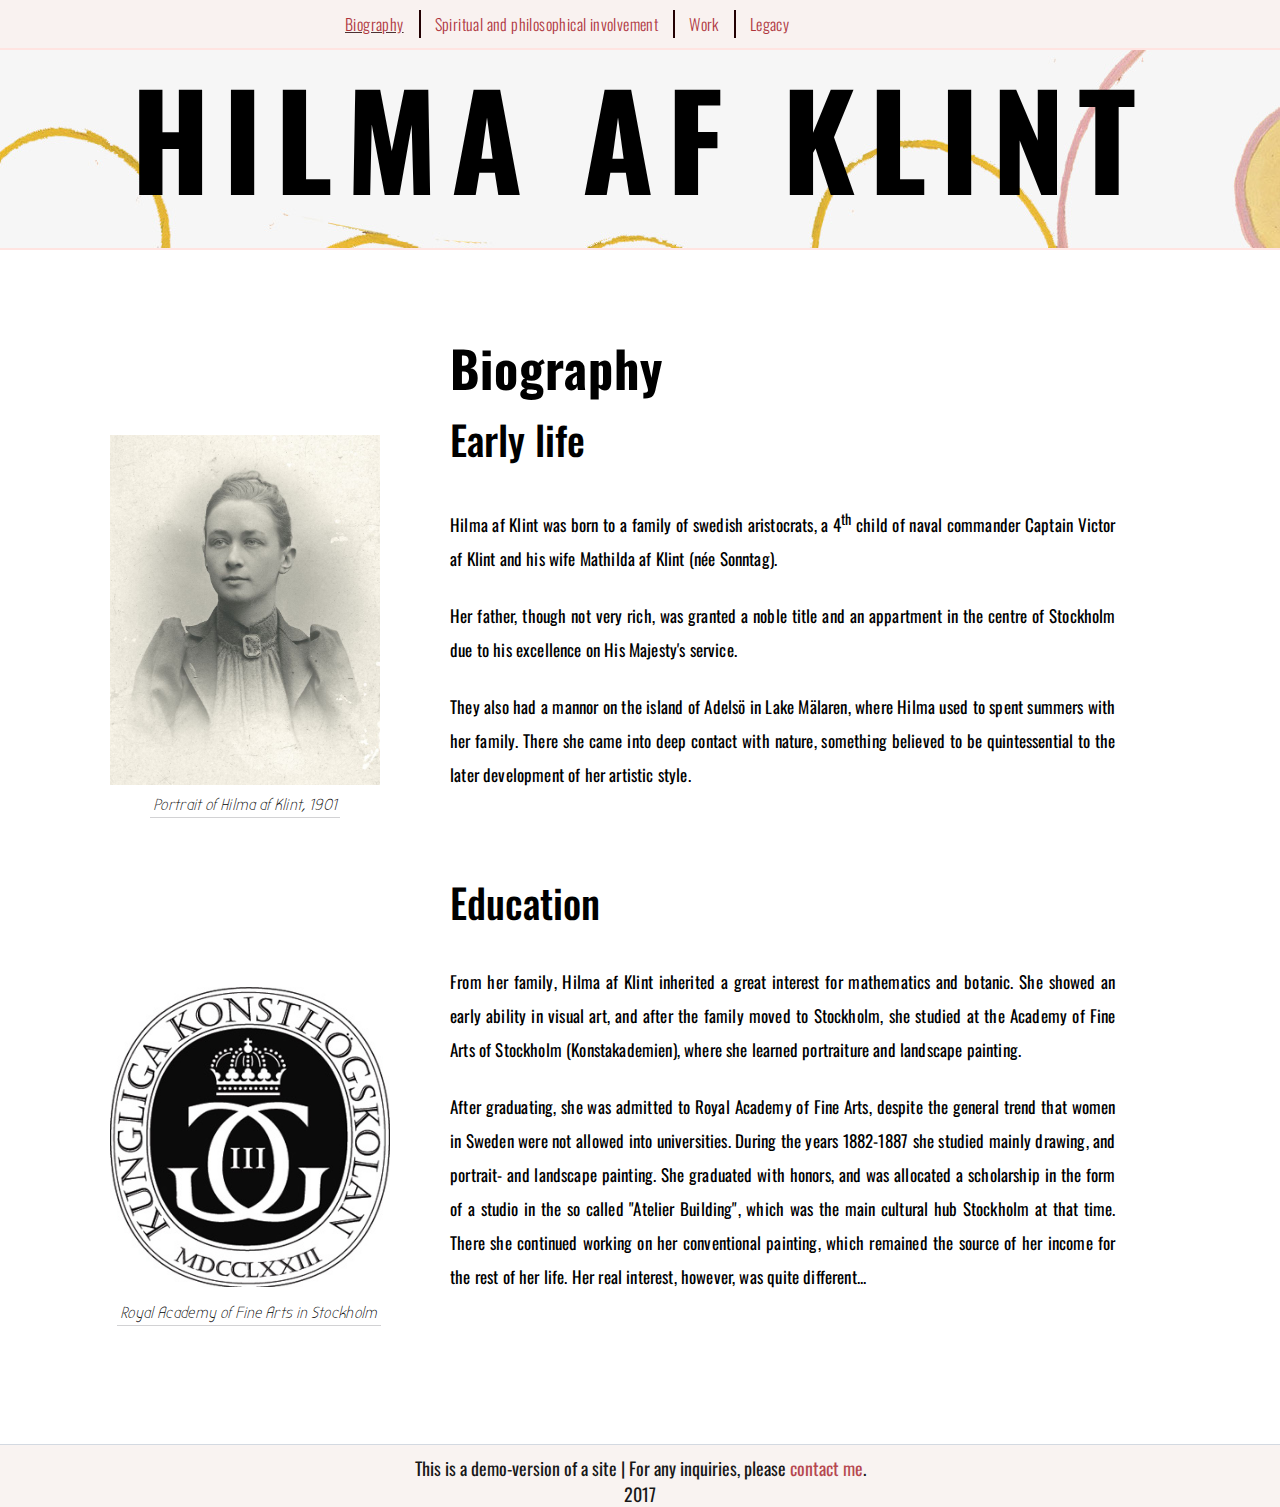
<file: index.html>
<!DOCTYPE html>
<html>
    
  <head>
    <title>Hilma Af Klint</title>
    <link rel="shortcut icon" href="hilma/favicon.ico">
    <link href="https://fonts.googleapis.com/css?family=Bubbler+One" rel="stylesheet">
    <link href="https://fonts.googleapis.com/css?family=Oswald" rel="stylesheet">
    <link href="styles.css" rel="stylesheet" type="text/css">
    </head>
    
   <body>
      <header>
          
        <nav>
          <div class="navigation">
              <ul>
                <li class="listitem active"><a href="hilma.html">Biography</a></li>
                <li class="listitem"><a href="spirit.html">Spiritual and philosophical involvement</a></li>
                <li class="listitem"><a href="work.html">Work</a></li>
                <li class="lastitem"><a href="legacy.html">Legacy</a></li>
              </ul>
          </div>
        </nav>
          
        <h1>Hilma Af Klint</h1>
         
          <img src="hilma_portrait.jpg" width="270px" height="350px" alt="Portrait of Hilma af Klint" class="image">
          <span class="caption" id="hilma">Portrait of Hilma af Klint, 1901</span>
          
         
      </header>
       
      <main>
          <div id="bio">
          <section id="early">
           <h2 class="subheading">Biography</h2>
            <h3 class="first_section">Early life</h3>
              <p>Hilma af Klint was born to a family of swedish aristocrats, a 4<sup>th</sup> child of naval commander Captain Victor af Klint and his wife Mathilda af Klint (née Sonntag).</p>
              
              <p>Her father, though not very rich, was granted a noble title and an appartment in the centre of Stockholm due to his excellence on His Majesty's service.</p>
              
              <p>They also had a mannor on the island of Adelsö in Lake Mälaren, where Hilma used to spent summers with her family. There she came into deep contact with nature, something believed to be quintessential to the later development of her artistic style.</p>
           </section>
          </div>
          
          
          <img src="academy.jpg" width="280px" height="330px" alt="Royal Academy of Fine Arts logo" class="image" id="royal">
          <span class="caption" id="academy">Royal Academy of Fine Arts in Stockholm</span>
          
         
          <div id="ed">
           <section>
             <h3>Education</h3>
               <p>From her family, Hilma af Klint inherited a great interest for mathematics and botanic. She showed an early ability in visual art, and after the family moved to Stockholm, she studied at the Academy of Fine Arts of Stockholm (Konstakademien), where she learned portraiture and landscape painting.</p>
               
               <p>After graduating, she was admitted to Royal Academy of Fine Arts, despite the general trend that women in Sweden were not allowed into universities. During the years 1882-1887 she studied mainly drawing, and portrait- and landscape painting. She graduated with honors, and was allocated a scholarship in the form of a studio in the so called "Atelier Building", which was the main cultural hub Stockholm at that time. There she continued working on her conventional painting, which remained the source of her income for the rest of her life. Her real interest, however, was quite different...</p>
           </section>
          </div>
      </main>
       
      <footer>This is a demo-version of a site&nbsp;|&nbsp;For any inquiries, please <a href="mailto:mars86582lo@gmail.com">contact me</a>.<br/>2017
      </footer>
    </body>
</html>
</file>
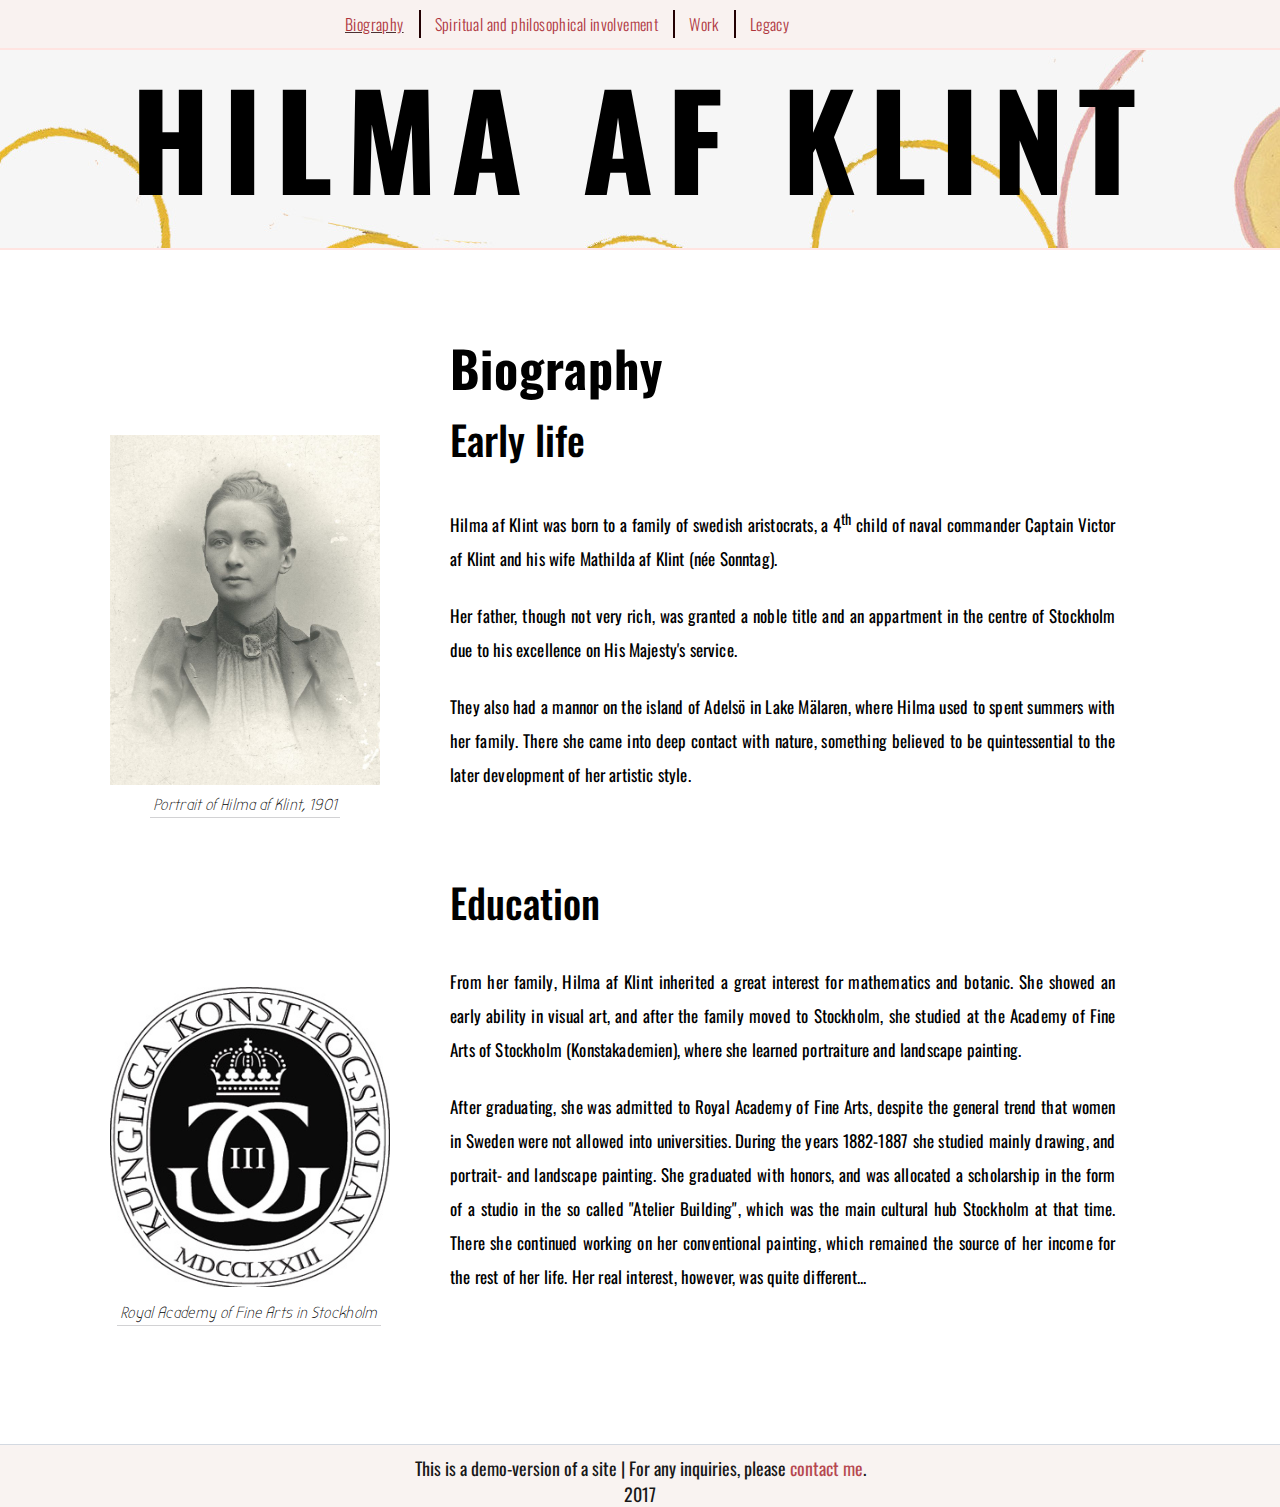
<file: Hilma_af_Klimt/index.html>
<!DOCTYPE html>
<html>
    
  <head>
    <title>Hilma Af Klint</title>
    <link href="https://fonts.googleapis.com/css?family=Bubbler+One" rel="stylesheet">
    <link href="https://fonts.googleapis.com/css?family=Oswald" rel="stylesheet">
    <link href="styles.css" rel="stylesheet" type="text/css">
    </head>
    
   <body>
      <header>
          
        <nav>
          <div class="navigation">
              <ul>
                <li class="listitem active"><a href="index.html">Biography</a></li>
                <li class="listitem"><a href="spirit.html">Spiritual and philosophical involvement</a></li>
                <li class="listitem"><a href="work.html">Work</a></li>
                <li class="lastitem"><a href="legacy.html">Legacy</a></li>
              </ul>
          </div>
        </nav>
          
        <h1>Hilma Af Klint</h1>
         
          <img src="hilma_portrait.jpg" width="270px" height="350px" alt="Portrait of Hilma af Klint" class="image">
          <span class="caption" id="hilma">Portrait of Hilma af Klint, 1901</span>
          
         
      </header>
       
      <main>
          <div id="bio">
          <section id="early">
           <h2 class="subheading">Biography</h2>
            <h3 class="first_section">Early life</h3>
              <p>Hilma af Klint was born to a family of swedish aristocrats, a 4<sup>th</sup> child of naval commander Captain Victor af Klint and his wife Mathilda af Klint (née Sonntag).</p>
              
              <p>Her father, though not very rich, was granted a noble title and an appartment in the centre of Stockholm due to his excellence on His Majesty's service.</p>
              
              <p>They also had a mannor on the island of Adelsö in Lake Mälaren, where Hilma used to spent summers with her family. There she came into deep contact with nature, something believed to be quintessential to the later development of her artistic style.</p>
           </section>
          </div>
          
          
          <img src="academy.jpg" width="280px" height="330px" alt="Royal Academy of Fine Arts logo" class="image" id="royal">
          <span class="caption" id="academy">Royal Academy of Fine Arts in Stockholm</span>
          
         
          <div id="ed">
           <section>
             <h3>Education</h3>
               <p>From her family, Hilma af Klint inherited a great interest for mathematics and botanic. She showed an early ability in visual art, and after the family moved to Stockholm, she studied at the Academy of Fine Arts of Stockholm (Konstakademien), where she learned portraiture and landscape painting.</p>
               
               <p>After graduating, she was admitted to Royal Academy of Fine Arts, despite the general trend that women in Sweden were not allowed into universities. During the years 1882-1887 she studied mainly drawing, and portrait- and landscape painting. She graduated with honors, and was allocated a scholarship in the form of a studio in the so called "Atelier Building", which was the main cultural hub Stockholm at that time. There she continued working on her conventional painting, which remained the source of her income for the rest of her life. Her real interest, however, was quite different...</p>
           </section>
          </div>
      </main>
       
      <footer>This is a demo-version of a site&nbsp;|&nbsp;For any inquiries, please <a href="mailto:mars86582lo@gmail.com">contact me</a>.<br/>2017
      </footer>
    </body>
</html>
</file>
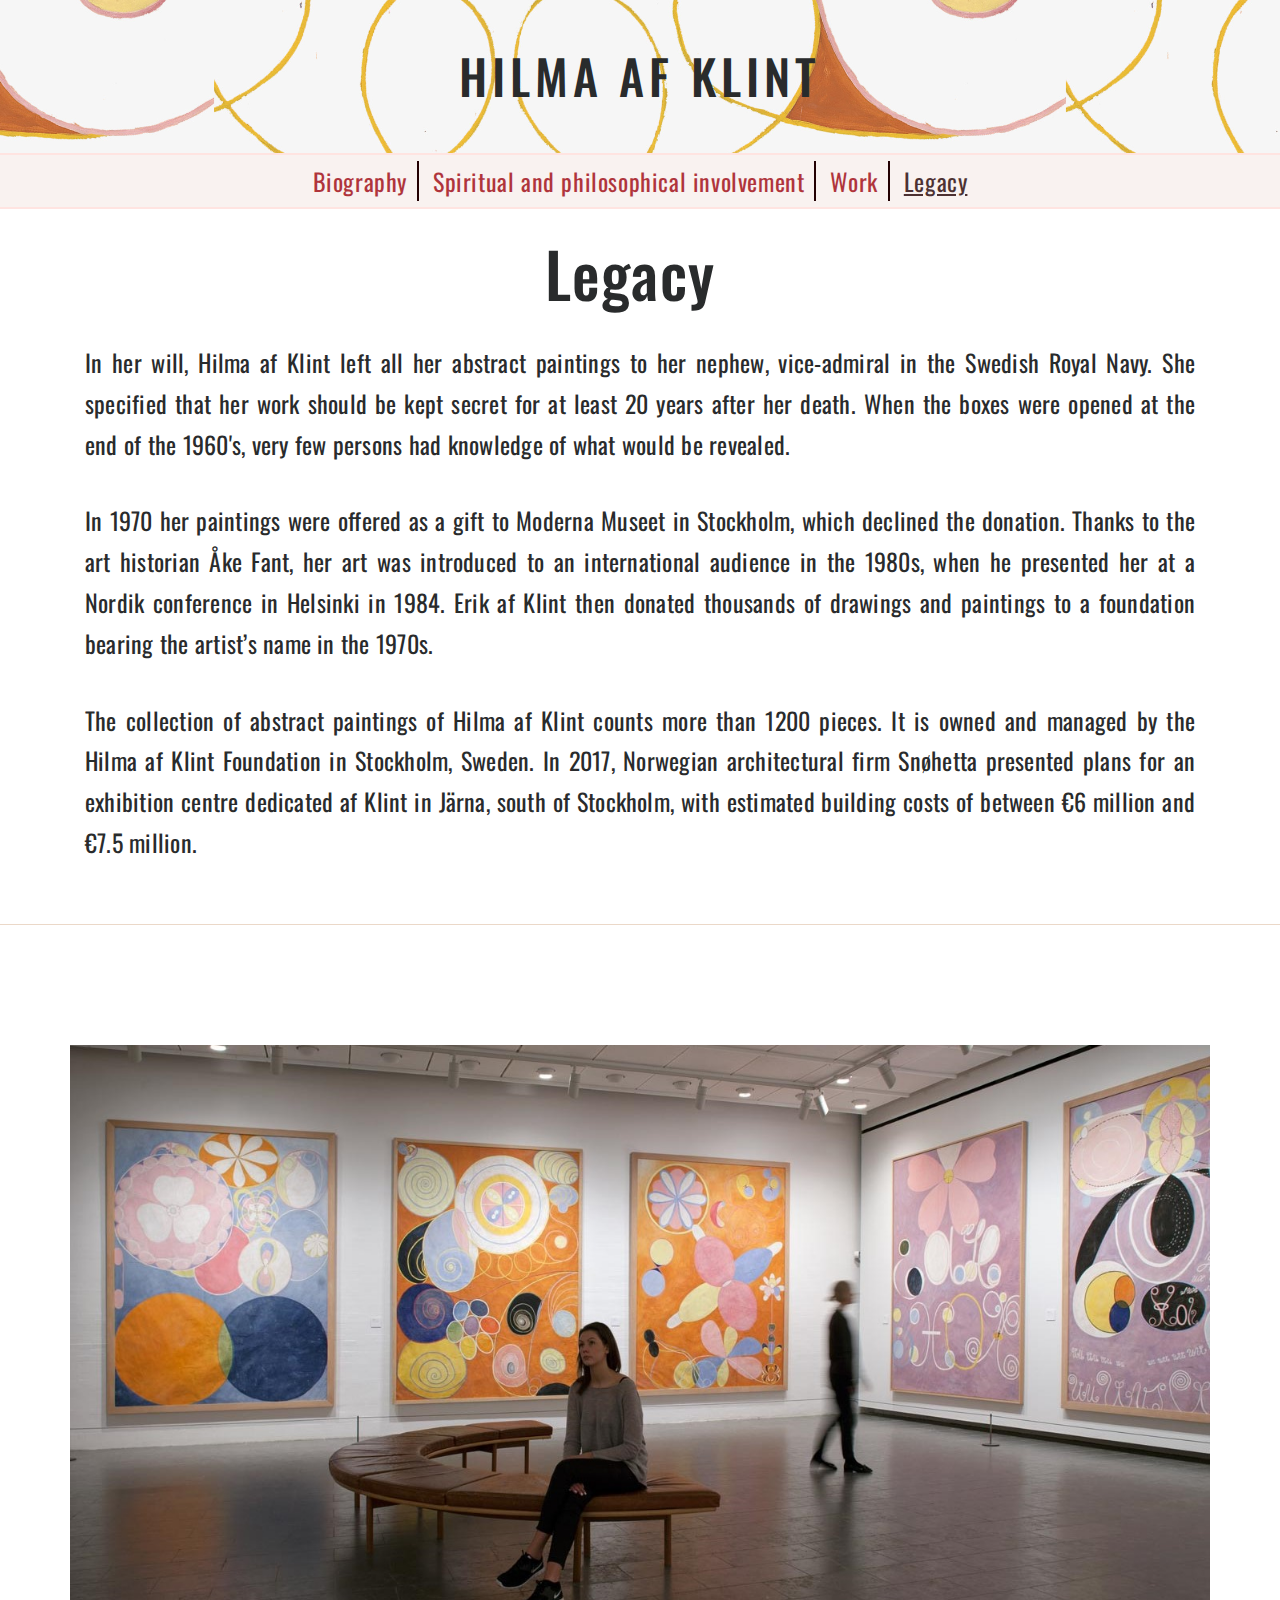
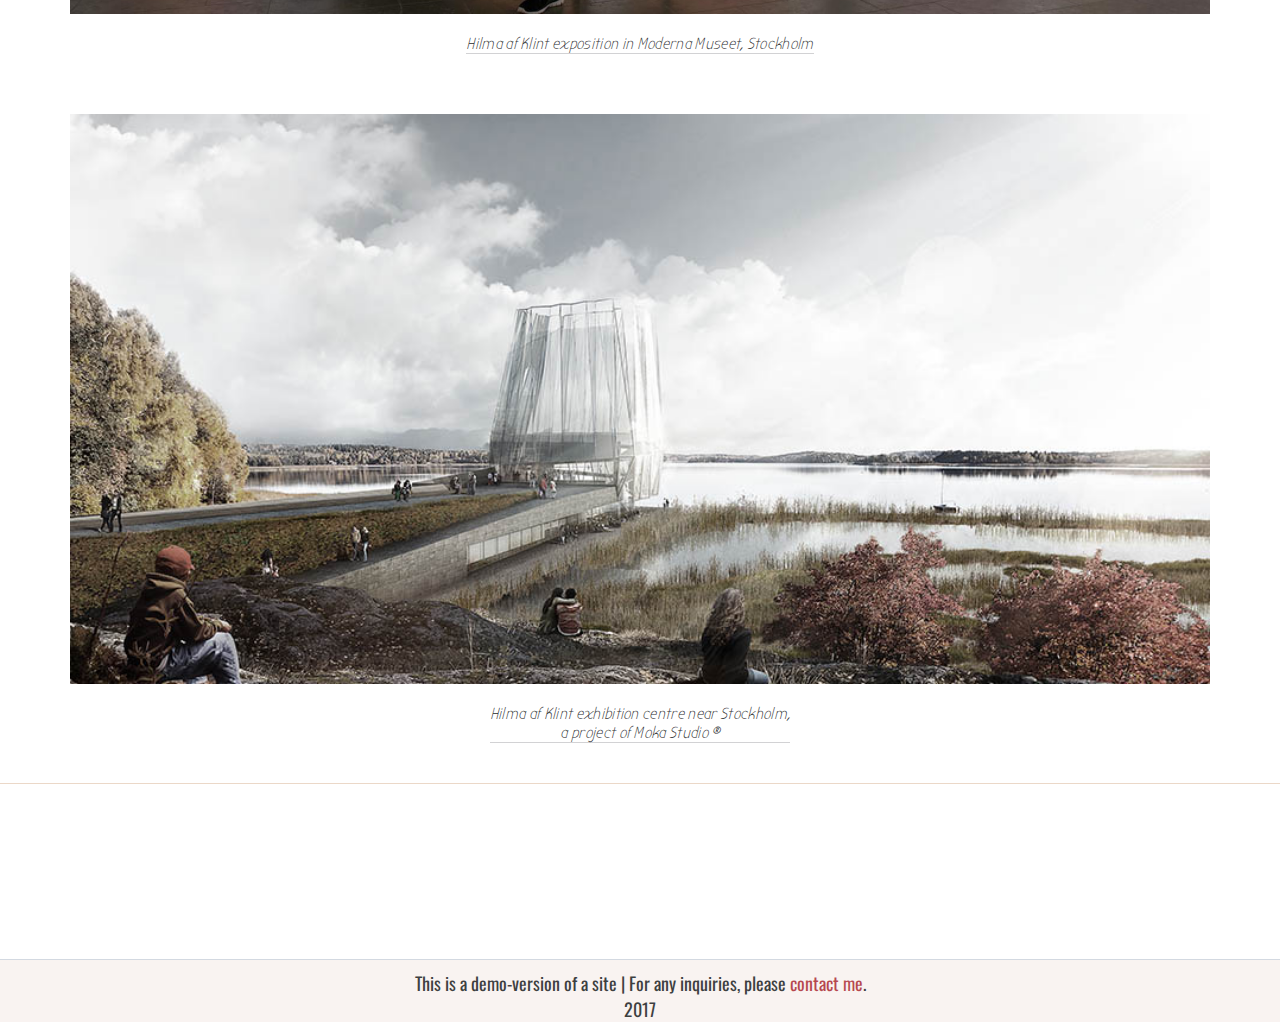
<file: legacy.html>
<!DOCTYPE html>
<html>
    
  <head>
    <title>Hilma Af Klint | Legacy</title>
    <link rel="shortcut icon" href="hilma/favicon.ico">
    <link href="https://fonts.googleapis.com/css?family=Bubbler+One" rel="stylesheet">
    <link href="https://fonts.googleapis.com/css?family=Oswald" rel="stylesheet">
    <link href="https://fonts.googleapis.com/icon?family=Material+Icons"
      rel="stylesheet">
    <link href="css/bootstrap.css" rel="stylesheet" type="text/css">
    <link href="css/bootstrap-grid.css" rel="stylesheet" type="text/css">
    <link href="css/styles.css" rel="stylesheet" type="text/css">
    </head>
    
   <body>
      <header class="row">
          
        <nav class="navigation col-12">
              <ul>
                <li class="listitem"><a href="index.html">Biography</a></li>
                <li class="listitem"><a href="spirit.html">Spiritual and philosophical involvement</a></li>
                <li class="listitem"><a href="work.html">Work</a></li>
                <li class="lastitem active"><a disabled>Legacy</a></li>
              </ul>
        </nav>
          
        <h1 class="col-12 flex-first">Hilma Af Klint</h1>         
         
      </header>
      
      <main>
          
         <div id="legacy">
          <div class="container">
            <h2 class="subheading">Legacy</h2>
          </div>
          
          <div class="container">
            <section>
              <p>In her will, Hilma af Klint left all her abstract paintings to her nephew, vice-admiral in the Swedish Royal Navy. She specified that her work should be kept secret for at least 20 years after her death. When the boxes were opened at the end of the 1960's, very few persons had knowledge of what would be revealed.</p>
              
              <p>In 1970 her paintings were offered as a gift to Moderna Museet in Stockholm, which declined the donation. Thanks to the art historian Åke Fant, her art was introduced to an international audience in the 1980s, when he presented her at a Nordik conference in Helsinki in 1984. Erik af Klint then donated thousands of drawings and paintings to a foundation bearing the artist’s name in the 1970s.</p>
                
              <p>The collection of abstract paintings of Hilma af Klint counts more than 1200 pieces. It is owned and managed by the Hilma af Klint Foundation in Stockholm, Sweden. In 2017, Norwegian architectural firm Snøhetta presented plans for an exhibition centre dedicated af Klint in Järna, south of Stockholm, with estimated building costs of between €6 million and €7.5 million.</p>
          </section>
        </div>
       </div>
          
      <div class="gallery" id="legacyGallery">
             <section role="gallery">
             <div class="container">
               <div class="row">
                 <img src="hilma/_3Hilma-af-Klint-110314-33.jpg" alt="" class="gallery_item3">
                 <span class="caption col-xs-4 text-center" id="museum">Hilma af Klint exposition in Moderna Museet, Stockholm</span>
               </div>
               <div class="row">
                 <img src="hilma/snohetta_hilma_af_klint_t.jpg" alt="" width="25.5%" height="50%" class="gallery_item3">
                 <span class="caption" id="exhbCentre">Hilma af Klint exhibition centre near Stockholm, <br/>a project of Moka Studio &reg;</span>
               </div>
             </div>
             </section>
        </div>
          
        
     </main>
       
       <footer>This is a demo-version of a site&nbsp;|&nbsp;For any inquiries, please <a href="mailto:mars86582lo@gmail.com">contact me</a>.<br/>2017
      </footer>
    </body>
    
</html>
</file>
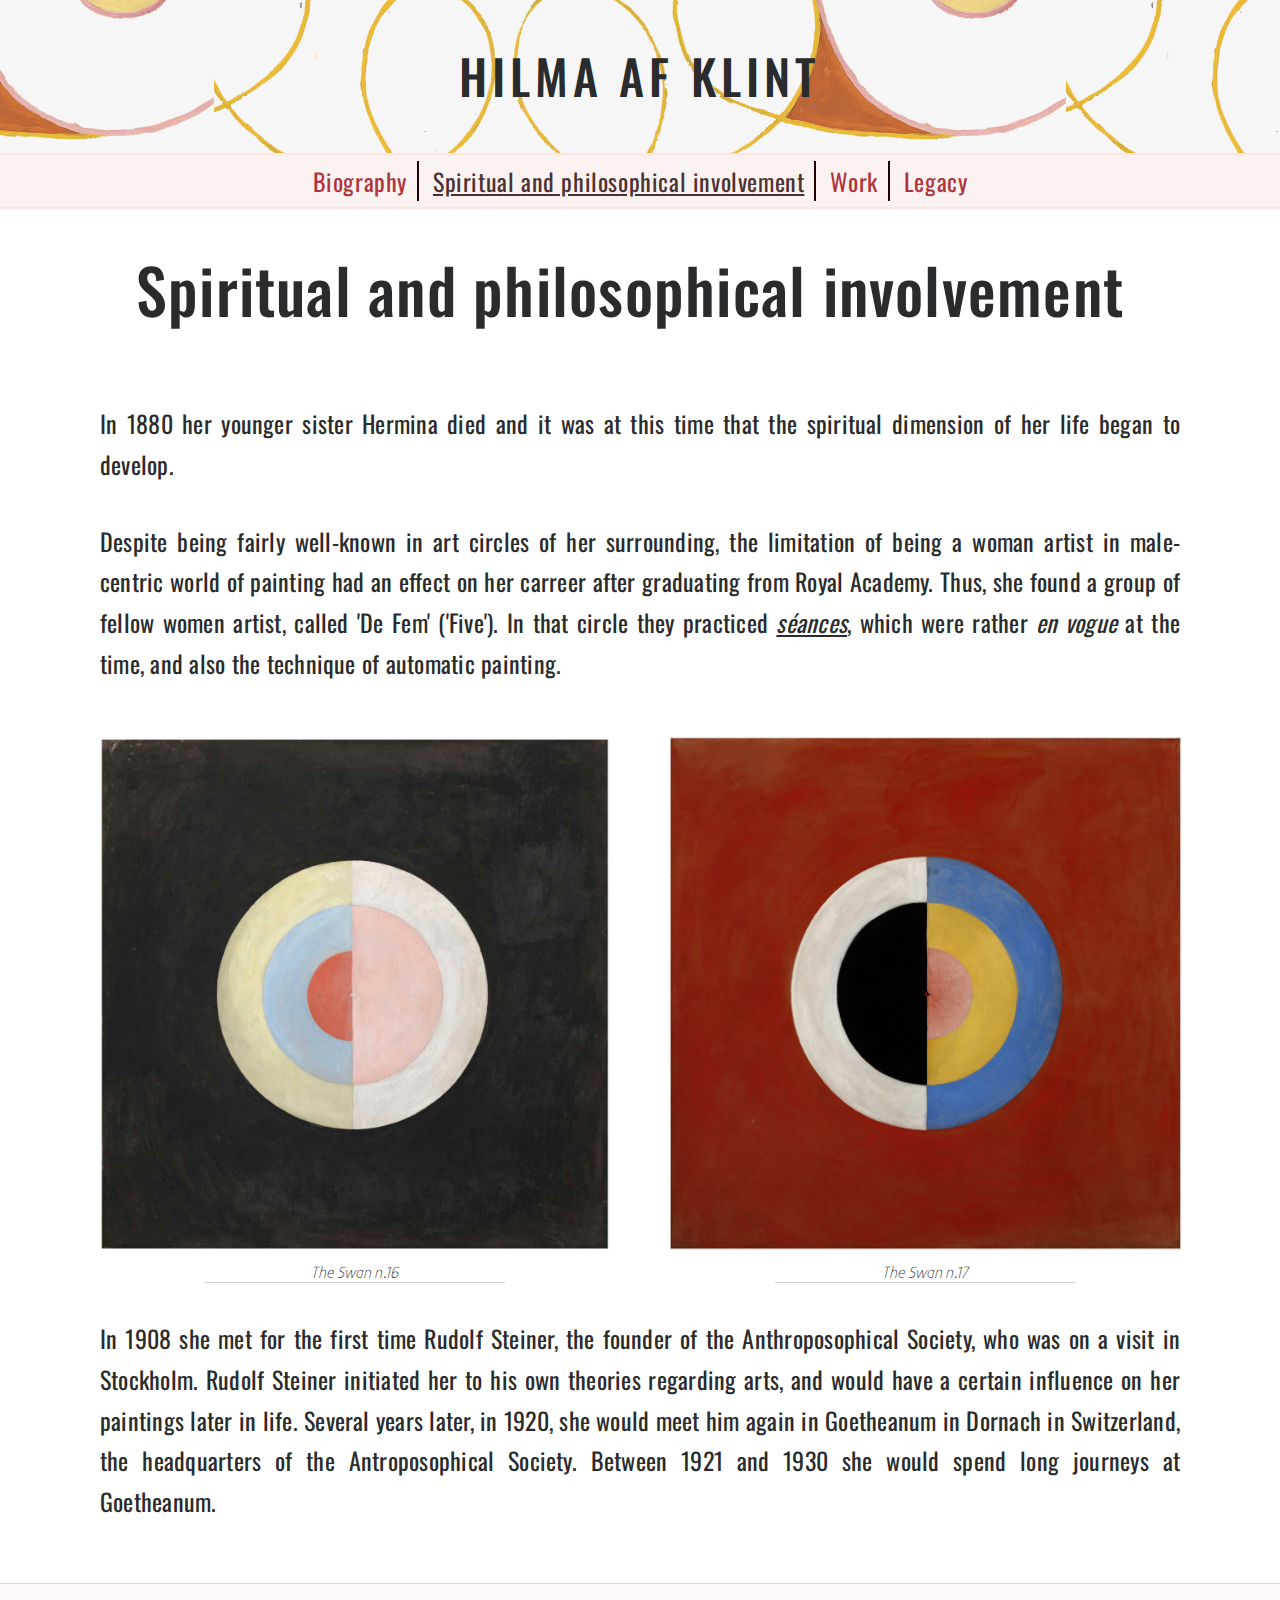
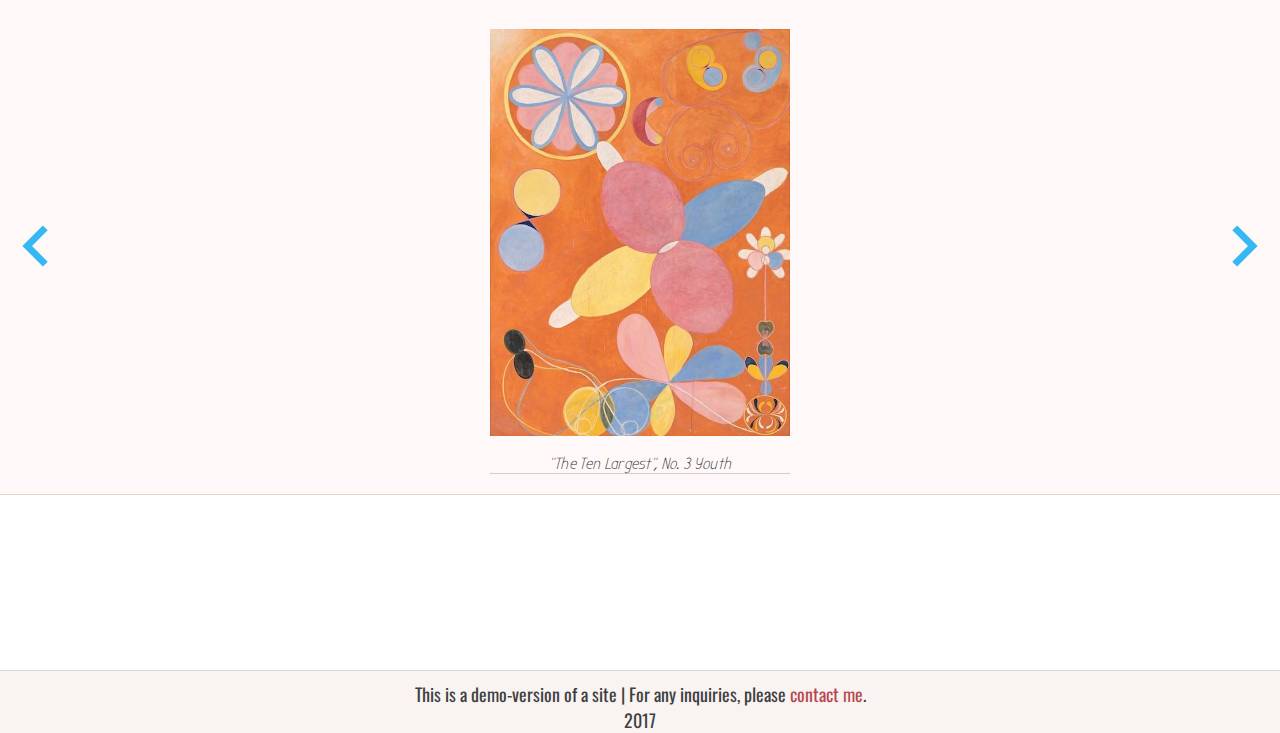
<file: spirit.html>
<!DOCTYPE html>
<html>
    
  <head>
    <title>Hilma Af Klint | Spiritual and philosophical involvement</title>
    <link rel="shortcut icon" href="hilma/favicon.ico">
    <link href="https://fonts.googleapis.com/css?family=Bubbler+One" rel="stylesheet">
    <link href="https://fonts.googleapis.com/css?family=Oswald" rel="stylesheet">
    <link href="https://fonts.googleapis.com/icon?family=Material+Icons"
      rel="stylesheet">
    <link href="css/bootstrap.css" rel="stylesheet" type="text/css">
    <link href="css/bootstrap-grid.css" rel="stylesheet" type="text/css">
    <link href="css/styles.css" rel="stylesheet" type="text/css">
    </head>
    
   <body>
      <header class="row">
          
        <nav class="navigation col-12">
              <ul>
                <li class="listitem"><a href="index.html">Biography</a></li>
                <li class="listitem active"><a disabled>Spiritual and philosophical involvement</a></li>
                <li class="listitem"><a href="work.html">Work</a></li>
                <li class="lastitem"><a href="legacy.html">Legacy</a></li>
              </ul>
        </nav>
          
        <h1 class="col-12 flex-first">Hilma Af Klint</h1>         
         
      </header>
      
      <main>
         <div id="spirit" class="container">
              
         <h2 class="subheading py-3 text-center">Spiritual and philosophical involvement</h2>
         <br/>
         </div>
          
          
         
        <div class="container">
            <section class="text-center col-12">
              <p>In 1880 her younger sister Hermina died and it was at this time that the spiritual dimension of her life began to develop.</p>
              
              <p>Despite being fairly well-known in art circles of her surrounding, the limitation of being a woman artist in male-centric world of painting had an effect on her carreer after graduating from Royal Academy. Thus, she found a group of fellow women artist, called 'De Fem' ('Five'). In that circle they practiced <u><i>séances</i></u>, which were rather <i>en vogue</i> at the time, and also the technique of automatic painting.</p>
              </section>

              <div class="gallery_horizontal row">
                 <div class="gallery-piece col-sm-6">
                   <img src="hilma/hak164_1.jpg" alt="" class="v_gallery_item">
                   <span class="caption" id="spirit1Img">The Swan n.16</span>
                 </div>
                   
                 <div class="gallery-piece col-sm-6">
                   <img src="hilma/hak165-web.jpg" alt="" class="v_gallery_item">
                   <span class="caption" id="spirit2Img">The Swan n.17</span>
                 </div>
              </div>

              <section class="text-center col-12">
              <p> In 1908 she met for the first time Rudolf Steiner, the founder of the Anthroposophical Society, who was on a visit in Stockholm. Rudolf Steiner initiated her to his own theories regarding arts, and would have a certain influence on her paintings later in life. Several years later, in 1920, she would meet him again in Goetheanum in Dornach in Switzerland, the headquarters of the Antroposophical Society. Between 1921 and 1930 she would spend long journeys at Goetheanum.</p>
              </section>
            
          </div><!-- cont -->
          
           <div class="gallery">
             <section role="gallery" class="row">
             <span class="gallery_controls col-xs-2" id="previous_pic"><i class="material-icons">&#xE5CB;</i></span>
              <div class="gallery-piece current  text-center col-xs-8">
                <div class="gallery_item">
                  <img src="hilma/Hak105_1459087435_crop_550x738.jpg" alt="">
                </div>
               <span class="caption row text-center offset-2 col-xs-8" id="spirit3Img">"The Ten Largest", No. 3 Youth</span>
              </div>
              <div class="gallery-piece text-center col-xs-8">
                <div class="gallery_item">
                  <img src="hilma/ue3iscirnw2fy8pfdtek.jpg" alt="">
                </div>
                 <span class="caption row text-center offset-2 col-xs-8" id="spirit4Img">Altar Painting</span>
              </div>
              <div class="gallery-piece text-center col-xs-8">
                <div class="gallery_item">
                  <img src="hilma/353409.jpg" alt="">
                </div>
                 <span class="caption row text-center offset-2 col-xs-8" id="spirit5Img">"The Ten Largest", No. 10 Old Age</span>
              </div>
              <span class="gallery_controls col-xs-2" id="next_pic"><i class="material-icons">&#xE5CC;</i></span> 
             </section>
          </div>
       </main>
       
       <footer>This is a demo-version of a site&nbsp;|&nbsp;For any inquiries, please <a href="mailto:mars86582lo@gmail.com">contact me</a>.<br/>2017
      </footer>

    <script src="js/script.js" type="text/javascript"></script>
    </body>
    
</html>
</file>
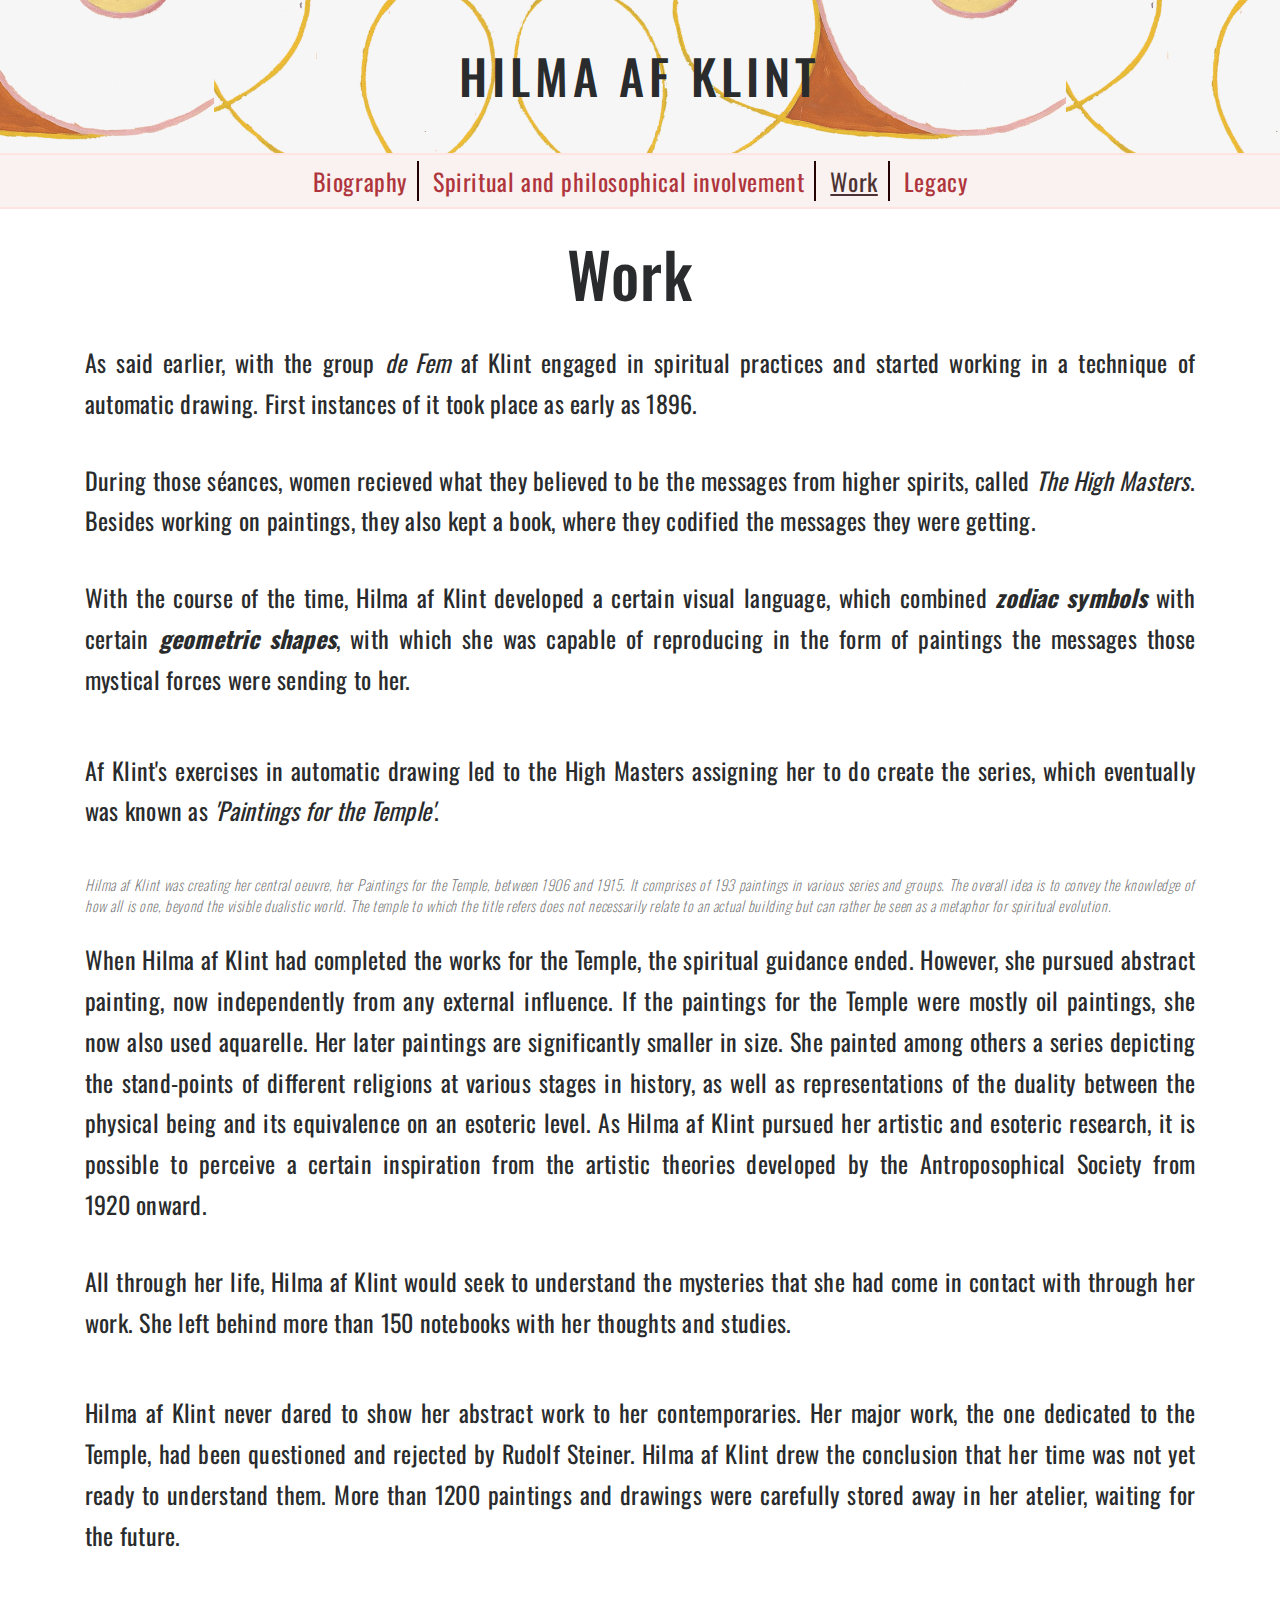
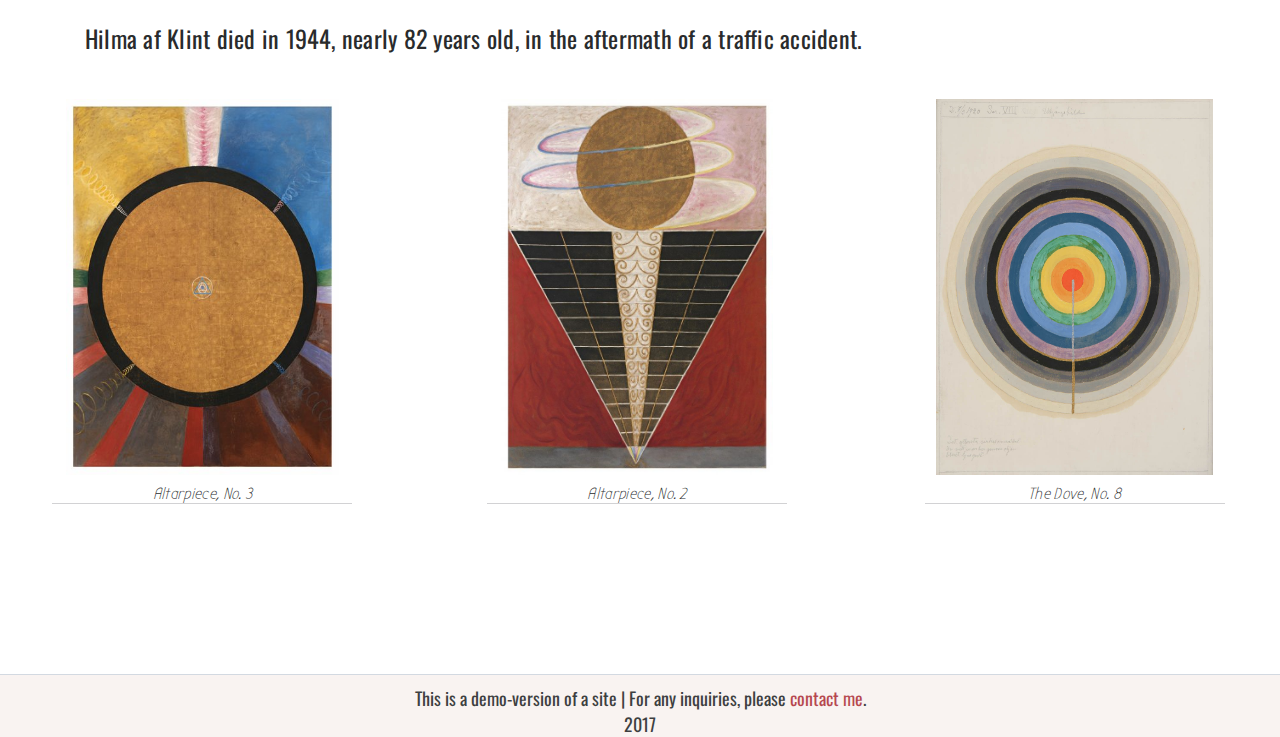
<file: work.html>
<!DOCTYPE html>
<html>
    
  <head>
    <title>Hilma Af Klint | Works of Hilma</title>
    <link rel="shortcut icon" href="hilma/favicon.ico">
    <link href="https://fonts.googleapis.com/css?family=Bubbler+One" rel="stylesheet">
    <link href="https://fonts.googleapis.com/css?family=Oswald" rel="stylesheet">
    <link href="https://fonts.googleapis.com/icon?family=Material+Icons"
      rel="stylesheet">
    <link href="css/bootstrap.css" rel="stylesheet" type="text/css">
    <link href="css/bootstrap-grid.css" rel="stylesheet" type="text/css">
    <link href="css/styles.css" rel="stylesheet" type="text/css">
    </head>
    
   <body>
      <header class="row">
          
        <nav class="navigation col-12">
              <ul>
                <li class="listitem"><a href="index.html">Biography</a></li>
                <li class="listitem"><a href="spirit.html">Spiritual and philosophical involvement</a></li>
                <li class="listitem active"><a disabled>Work</a></li>
                <li class="lastitem"><a href="legacy.html">Legacy</a></li>
              </ul>
        </nav>
          
        <h1 class="col-12 flex-first">Hilma Af Klint</h1>         
         
      </header>
      
      <main>
          
        
        <div id="work1">
            <div class="container">
              <h2 class="subheading">Work</h2>
            </div>

            <div class="container">
              <section>
                <p>As said earlier, with the group <em>de Fem</em> af Klint engaged in spiritual practices and started working in a technique of automatic drawing. First instances of it took place as early as 1896. </p>
                
                <p>During those séances, women recieved what they believed to be the messages from higher spirits, called <em>The High Masters</em>. Besides working on paintings, they also kept a book, where they codified the messages they were getting.</p>
                  
                <p>With the course of the time, Hilma af Klint developed a certain visual language, which combined <strong><em>zodiac symbols</em></strong> with certain <strong><em>geometric shapes</em></strong>, with which she was capable of reproducing in the form of paintings the messages those mystical forces were sending to her.</p>
              </section>
            </div>
           </div>
              
           <div id="work2">
             <div class="container">
              <section>
                <p>Af Klint's exercises in automatic drawing led to the High Masters assigning her to do create the series, which eventually was known as <em>'Paintings for the Temple'</em>.</p>
                
                <aside>Hilma af Klint was creating her central oeuvre, her Paintings for the Temple, between 1906 and 1915. It comprises of 193 paintings in various series and groups. The overall idea is to convey the knowledge of how all is one, beyond the visible dualistic world. The temple to which the title refers does not necessarily relate to an actual building but can rather be seen as a metaphor for spiritual evolution. 
                </aside>
                
                <p>When Hilma af Klint had completed the works for the Temple, the spiritual guidance ended. However, she pursued abstract painting, now independently from any external influence. If the paintings for the Temple were mostly oil paintings, she now also used aquarelle. Her later paintings are significantly smaller in size. She painted among others a series depicting the stand-points of different religions at various stages in history, as well as representations of the duality between the physical being and its equivalence on an esoteric level. As Hilma af Klint pursued her artistic and esoteric research, it is possible to perceive a certain inspiration from the artistic theories developed by the Antroposophical Society from 1920&nbsp;onward.</p>
                
                <p>All through her life, Hilma af Klint would seek to understand the mysteries that she had come in contact with through her work. She left behind more than 150 notebooks with her thoughts and studies.</p>
               </section>
              </div>
            </div>
                
            <div id="work3">
              <div class="container">
               <section>
                <p>Hilma af Klint never dared to show her abstract work to her contemporaries. Her major work, the one dedicated to the Temple, had been questioned and rejected by Rudolf Steiner. Hilma af Klint drew the conclusion that her time was not yet ready to understand them. More than 1200 paintings and drawings were carefully stored away in her atelier, waiting for the future.</p>
                
                <br/>
                  
                <p>Hilma af Klint died in 1944, nearly 82 years old, in the aftermath of a traffic accident.</p>
             </section>
             </div>
          </div>
        
         
          <div class="container_vertical row">
          <span class="gallery_controls col-xs-2" id="previous_pic"><i class="material-icons">&#xE5CB;</i></span>
              <div class="gallery-piece col-xs-8 current">
                <div class="gallery_item">
                <img src="hilma/30iht-rartklint30B-blog427.jpg" alt="" width="95%" height="95%" id="altar3">
                </div>
                <span class="caption">Altarpiece, No. 3</span>
              </div>
              <div class="gallery-piece col-xs-8">
                <div class="gallery_item">
                  <img src="hilma/orbit.jpg" alt="" width="95%" height="95%" class="v_container_item">
                </div>
                <span class="caption">Altarpiece, No. 2</span>
              </div>
              <div class="gallery-piece col-xs-8">
                <div class="gallery_item">
                  <img src="hilma/HaK537.jpg" alt="" width="95%" height="95%" class="v_container_item">
                </div>
                <span class="caption">The Dove, No. 8</span>
              </div>
            <span class="gallery_controls col-xs-2" id="next_pic"><i class="material-icons">&#xE5CC;</i></span> 
          </div>
        </div>
      </main>
       
       <footer>This is a demo-version of a site&nbsp;|&nbsp;For any inquiries, please <a href="mailto:mars86582lo@gmail.com">contact me</a>.<br/>2017
      </footer>

      <script src="js/script.js" type="text/javascript"></script>
    </body>
    
</html>
</file>
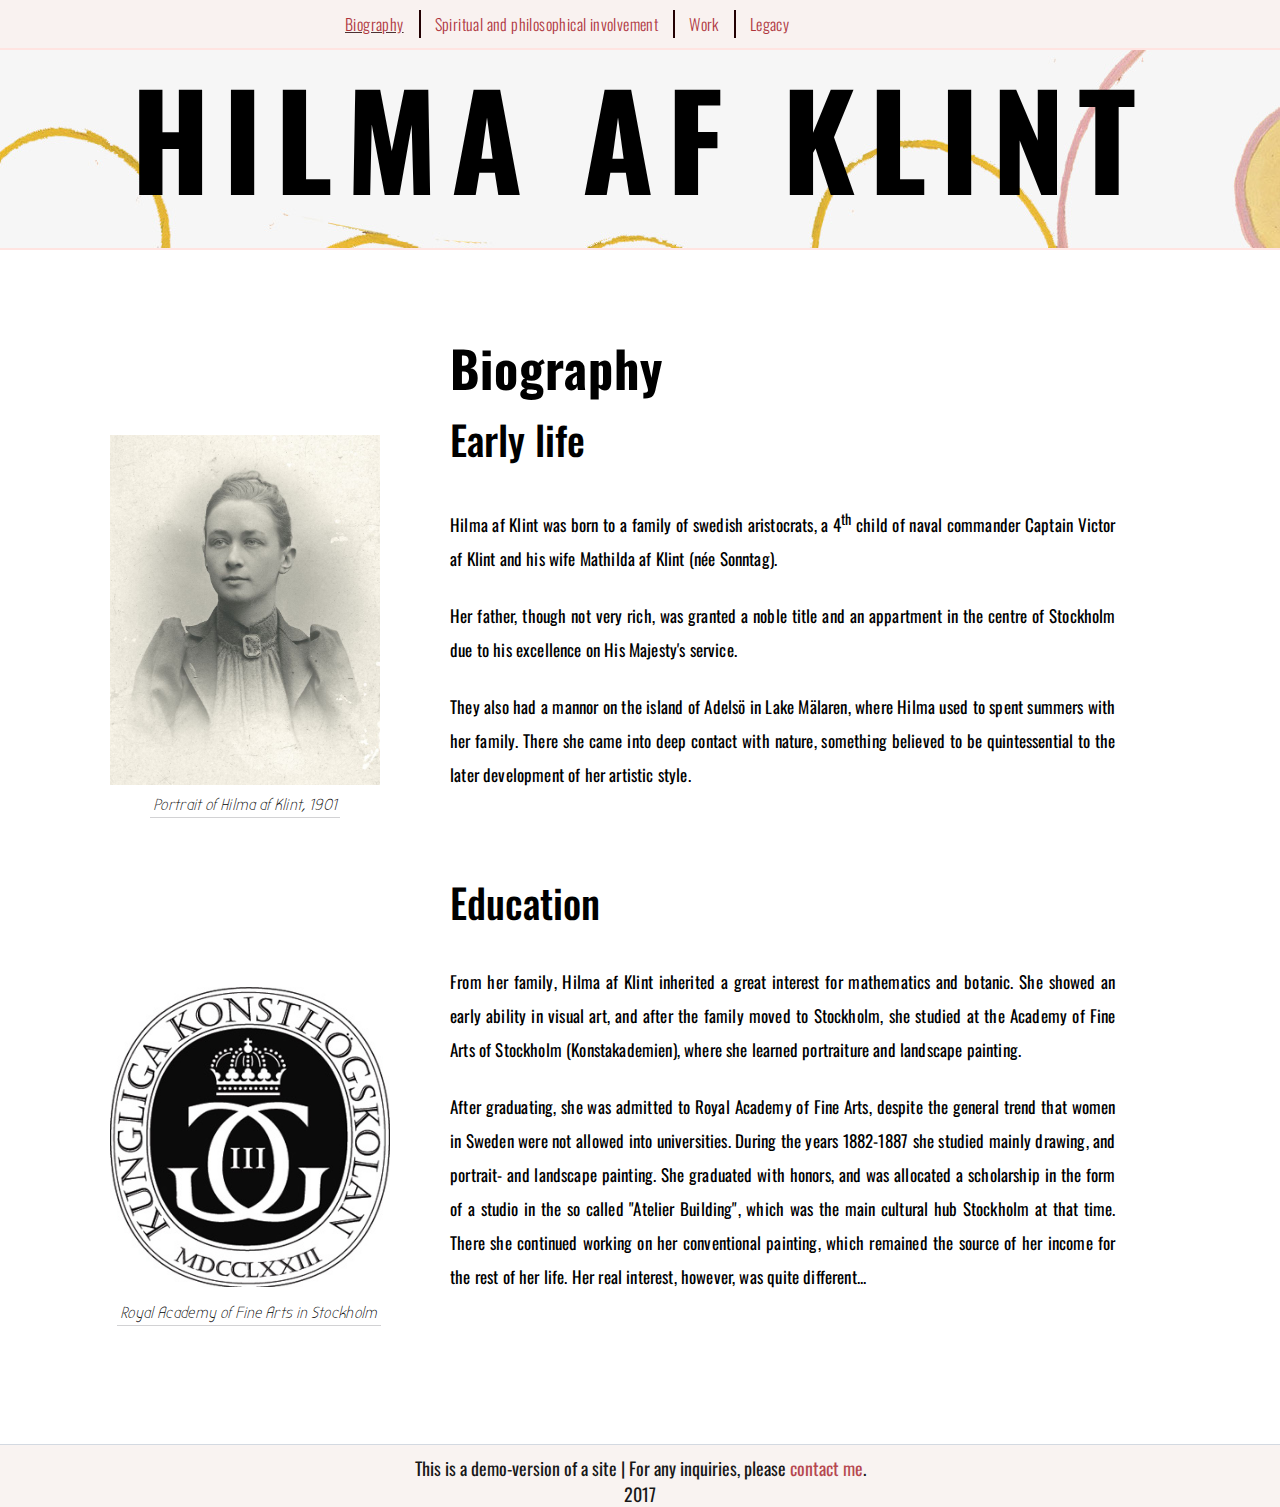
<file: Hilma_af_Klimt/hilma.html>
<!DOCTYPE html>
<html>
    
  <head>
    <title>Hilma Af Klint</title>
    <link href="https://fonts.googleapis.com/css?family=Bubbler+One" rel="stylesheet">
    <link href="https://fonts.googleapis.com/css?family=Oswald" rel="stylesheet">
    <link href="styles.css" rel="stylesheet" type="text/css">
    </head>
    
   <body>
      <header>
          
        <nav>
          <div class="navigation">
              <ul>
                <li class="listitem active"><a href="hilma.html">Biography</a></li>
                <li class="listitem"><a href="spirit.html">Spiritual and philosophical involvement</a></li>
                <li class="listitem"><a href="work.html">Work</a></li>
                <li class="lastitem"><a href="legacy.html">Legacy</a></li>
              </ul>
          </div>
        </nav>
          
        <h1>Hilma Af Klint</h1>
         
          <img src="hilma_portrait.jpg" width="270px" height="350px" alt="Portrait of Hilma af Klint" class="image">
          <span class="caption" id="hilma">Portrait of Hilma af Klint, 1901</span>
          
         
      </header>
       
      <main>
          <div id="bio">
          <section id="early">
           <h2 class="subheading">Biography</h2>
            <h3 class="first_section">Early life</h3>
              <p>Hilma af Klint was born to a family of swedish aristocrats, a 4<sup>th</sup> child of naval commander Captain Victor af Klint and his wife Mathilda af Klint (née Sonntag).</p>
              
              <p>Her father, though not very rich, was granted a noble title and an appartment in the centre of Stockholm due to his excellence on His Majesty's service.</p>
              
              <p>They also had a mannor on the island of Adelsö in Lake Mälaren, where Hilma used to spent summers with her family. There she came into deep contact with nature, something believed to be quintessential to the later development of her artistic style.</p>
           </section>
          </div>
          
          
          <img src="academy.jpg" width="280px" height="330px" alt="Royal Academy of Fine Arts logo" class="image" id="royal">
          <span class="caption" id="academy">Royal Academy of Fine Arts in Stockholm</span>
          
         
          <div id="ed">
           <section>
             <h3>Education</h3>
               <p>From her family, Hilma af Klint inherited a great interest for mathematics and botanic. She showed an early ability in visual art, and after the family moved to Stockholm, she studied at the Academy of Fine Arts of Stockholm (Konstakademien), where she learned portraiture and landscape painting.</p>
               
               <p>After graduating, she was admitted to Royal Academy of Fine Arts, despite the general trend that women in Sweden were not allowed into universities. During the years 1882-1887 she studied mainly drawing, and portrait- and landscape painting. She graduated with honors, and was allocated a scholarship in the form of a studio in the so called "Atelier Building", which was the main cultural hub Stockholm at that time. There she continued working on her conventional painting, which remained the source of her income for the rest of her life. Her real interest, however, was quite different...</p>
           </section>
          </div>
      </main>
       
      <footer>This is a demo-version of a site&nbsp;|&nbsp;For any inquiries, please <a href="mailto:mars86582lo@gmail.com">contact me</a>.<br/>2017
      </footer>
    </body>
</html>
</file>
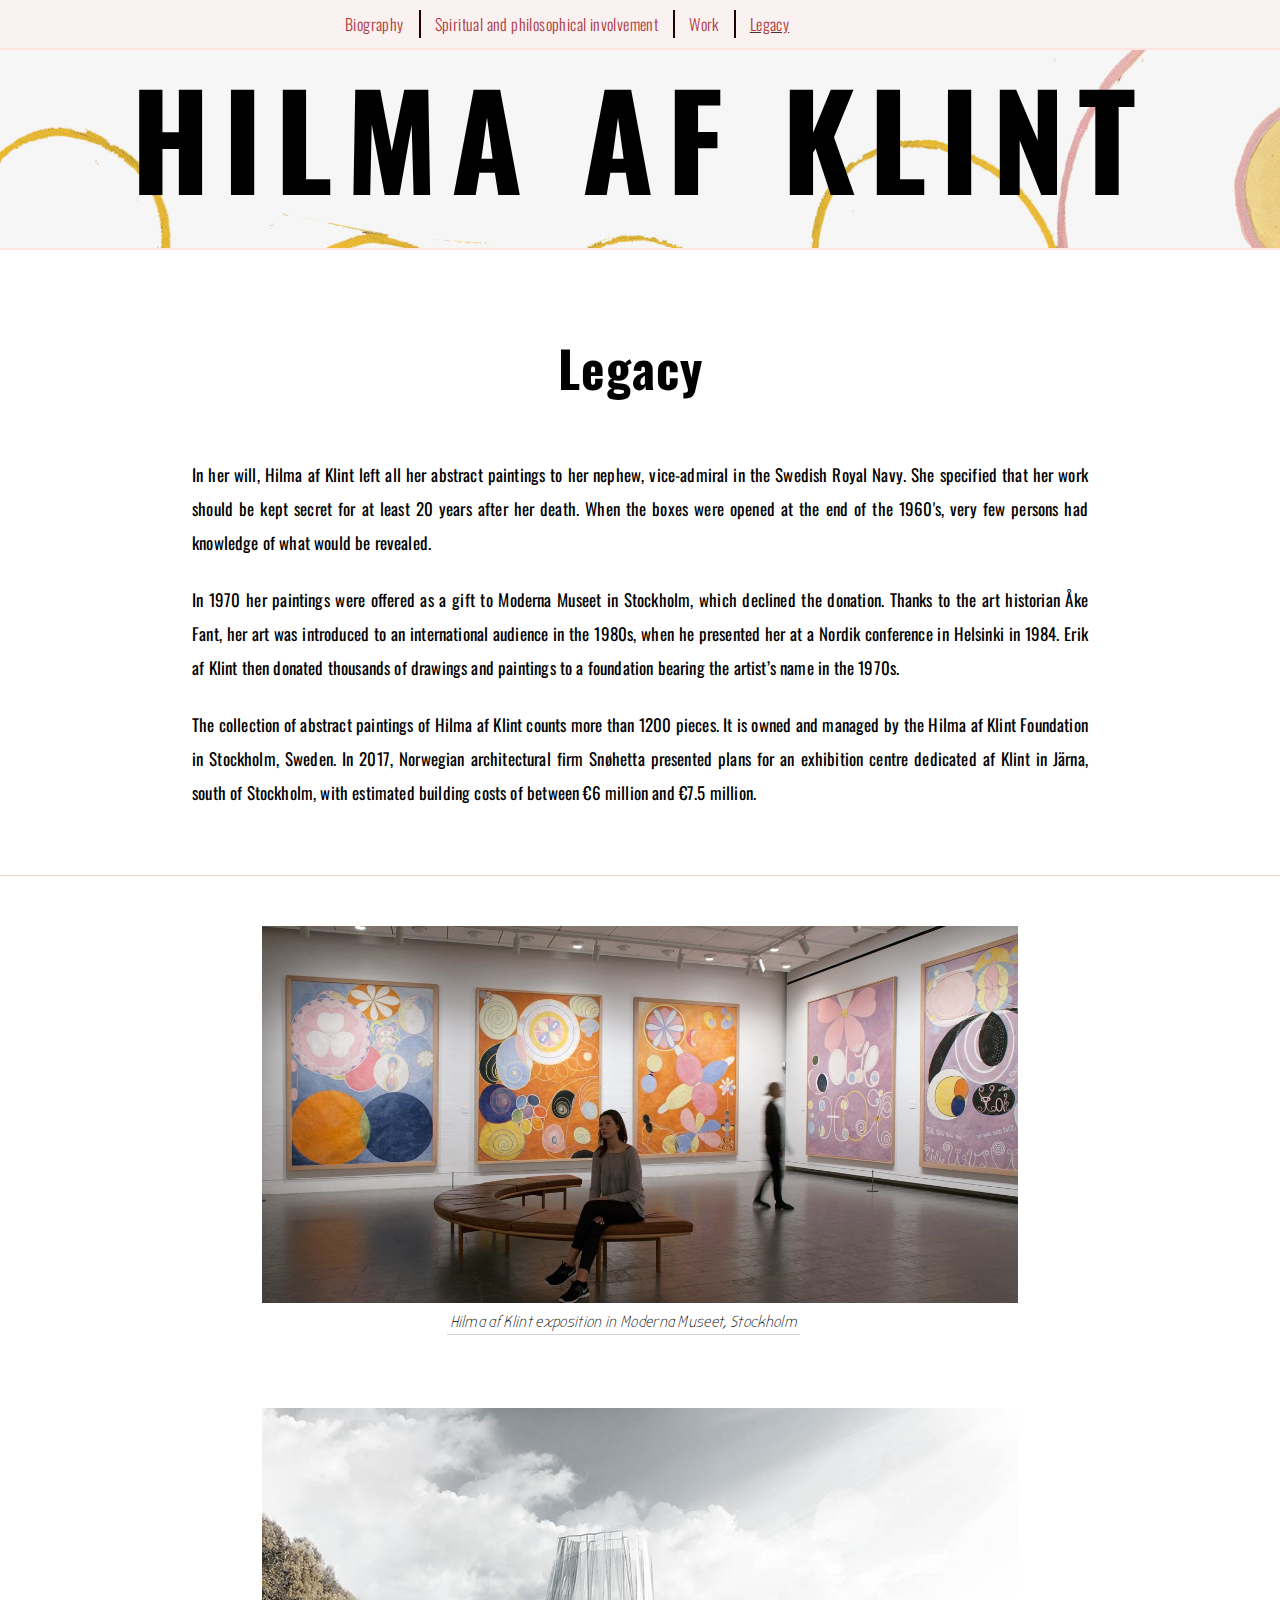
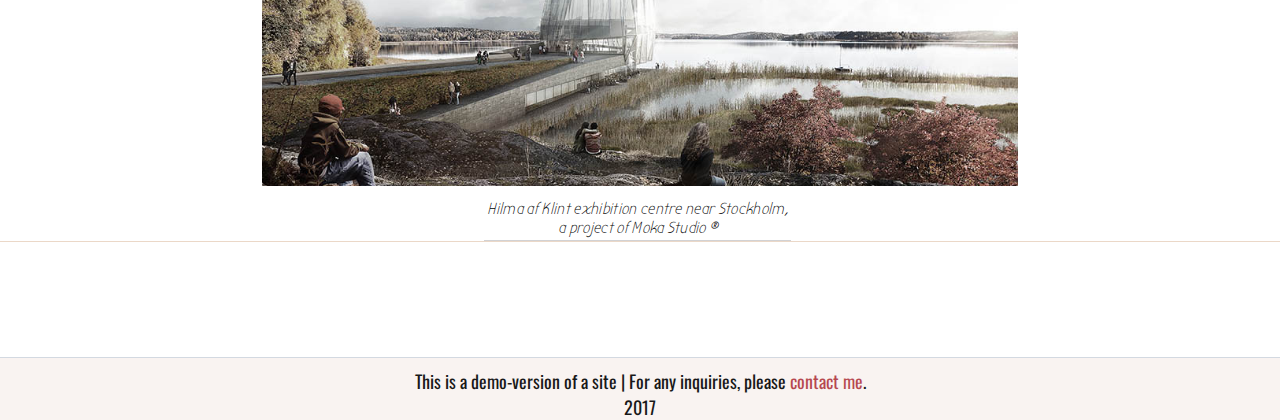
<file: Hilma_af_Klimt/legacy.html>
<!DOCTYPE html>
<html>
    
  <head>
    <title>Hilma Af Klint</title>
    <link href="https://fonts.googleapis.com/css?family=Bubbler+One" rel="stylesheet">
    <link href="https://fonts.googleapis.com/css?family=Oswald" rel="stylesheet">
    <link href="styles.css" rel="stylesheet" type="text/css">
    </head>
    
   <body>
      <header>
          
        <nav>
          <div class="navigation">
              <ul>
                <li class="listitem"><a href="index.html">Biography</a></li>
                <li class="listitem"><a href="spirit.html">Spiritual and philosophical involvement</a></li>
                <li class="listitem"><a href="work.html">Work</a></li>
                <li class="lastitem active"><a href="legacy.html">Legacy</a></li>
              </ul>
          </div>
        </nav>
          
        <h1>Hilma Af Klint</h1>
          
      </header>
      
      <main>
          
         <div id="legacy">
          <h2 class="subheading">Legacy</h2>
          <br/>
          
          <section>
            <p>In her will, Hilma af Klint left all her abstract paintings to her nephew, vice-admiral in the Swedish Royal Navy. She specified that her work should be kept secret for at least 20 years after her death. When the boxes were opened at the end of the 1960's, very few persons had knowledge of what would be revealed.</p>
            
            <p>In 1970 her paintings were offered as a gift to Moderna Museet in Stockholm, which declined the donation. Thanks to the art historian Åke Fant, her art was introduced to an international audience in the 1980s, when he presented her at a Nordik conference in Helsinki in 1984. Erik af Klint then donated thousands of drawings and paintings to a foundation bearing the artist’s name in the 1970s.</p>
              
            <p>The collection of abstract paintings of Hilma af Klint counts more than 1200 pieces. It is owned and managed by the Hilma af Klint Foundation in Stockholm, Sweden. In 2017, Norwegian architectural firm Snøhetta presented plans for an exhibition centre dedicated af Klint in Järna, south of Stockholm, with estimated building costs of between €6 million and €7.5 million.</p>
        </section>
       </div>
          
      <div class="gallery" id="legacyGallery">
             <section role="gallery">
               <img src="hilma/_3Hilma-af-Klint-110314-33.jpg" alt="" width="25%" height="50%" class="gallery_item3">
               <span class="caption" id="museum">Hilma af Klint exposition in Moderna Museet, Stockholm</span>
               
               <img src="hilma/snohetta_hilma_af_klint_t.jpg" alt="" width="25.5%" height="50%" class="gallery_item3">
               <span class="caption" id="exhbCentre">Hilma af Klint exhibition centre near Stockholm, <br/>a project of Moka Studio &reg;</span>
             </section>
        </div>
          
        
     </main>
       
       <footer>This is a demo-version of a site&nbsp;|&nbsp;For any inquiries, please <a href="mailto:mars86582lo@gmail.com">contact me</a>.<br/>2017
      </footer>
    </body>
    
</html>
</file>
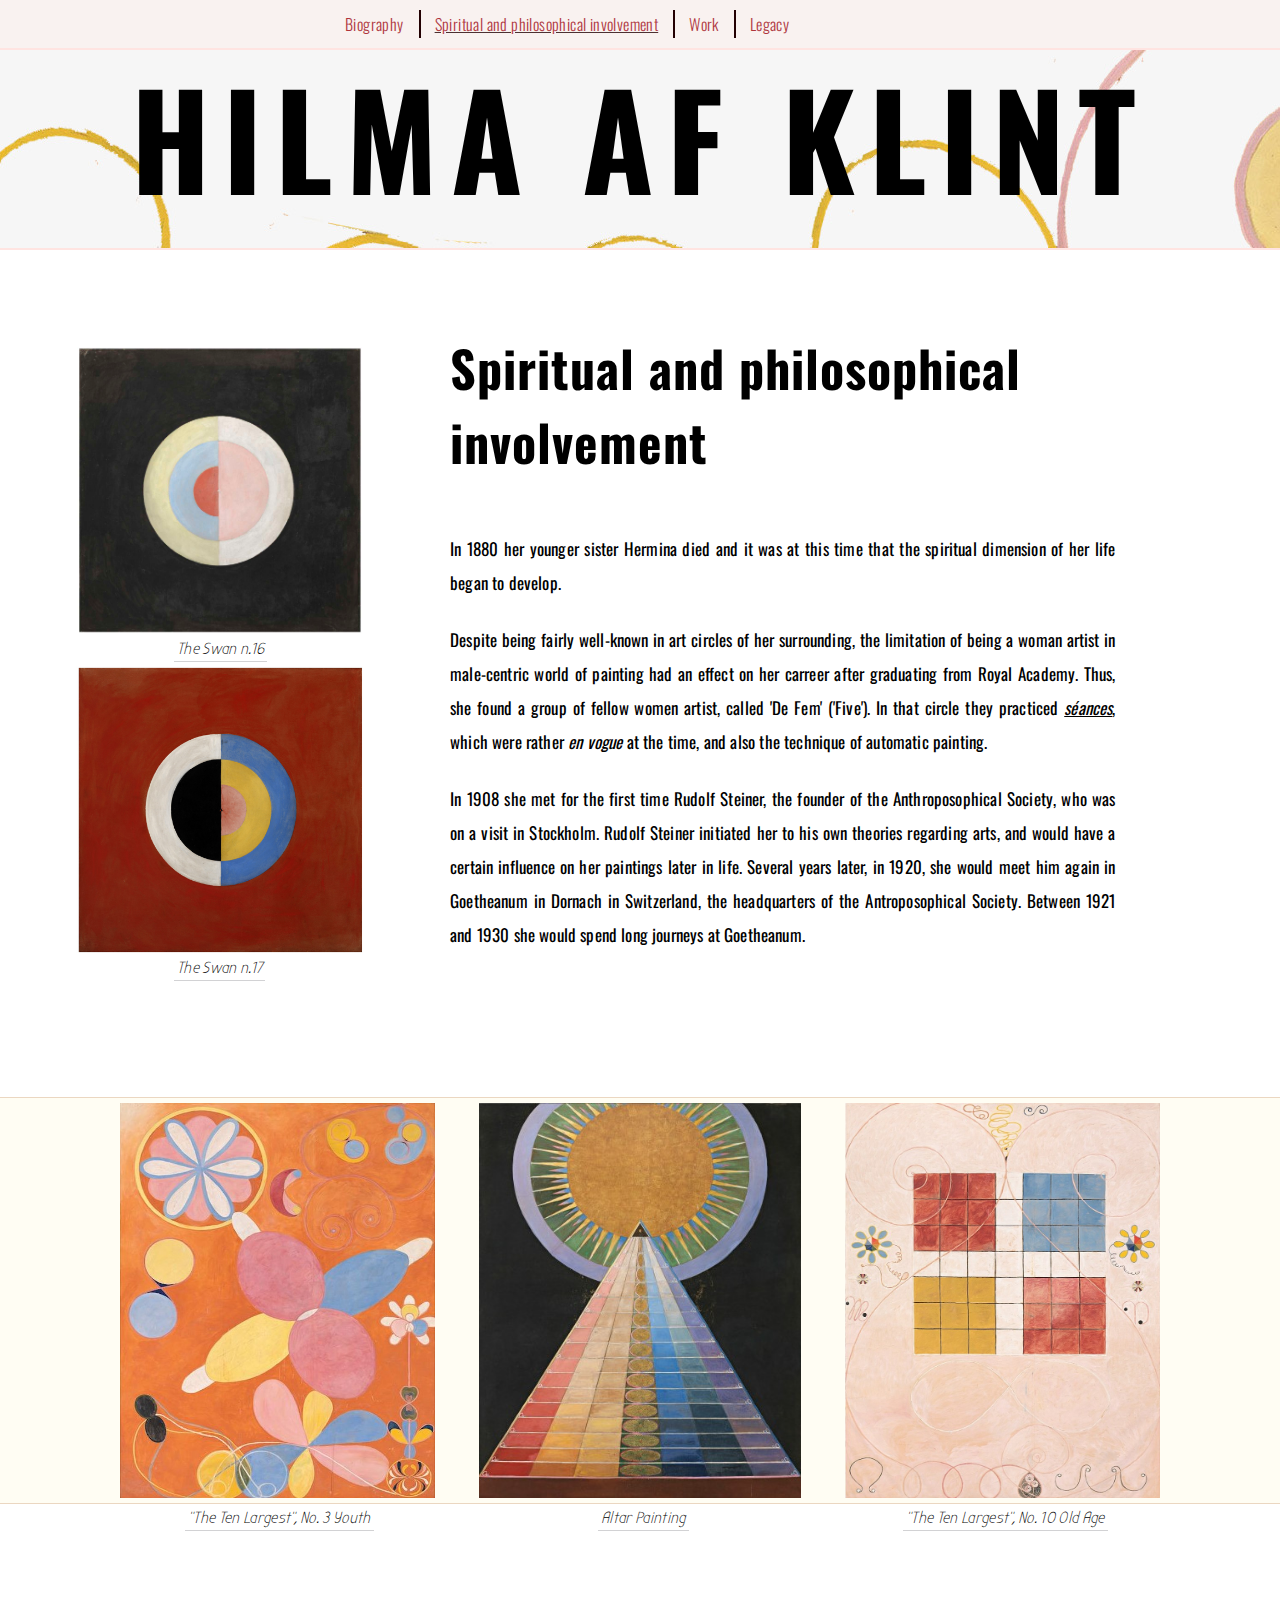
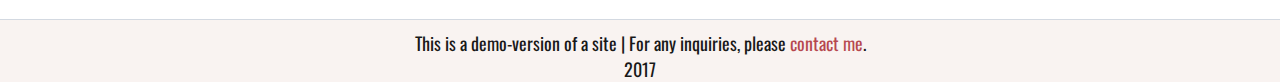
<file: Hilma_af_Klimt/spirit.html>
<!DOCTYPE html>
<html>
    
  <head>
    <title>Hilma Af Klint</title>
    <link href="https://fonts.googleapis.com/css?family=Bubbler+One" rel="stylesheet">
    <link href="https://fonts.googleapis.com/css?family=Oswald" rel="stylesheet">
    <link href="styles.css" rel="stylesheet" type="text/css">
    </head>
    
   <body>
      <header>
          
        <nav>
          <div class="navigation">
              <ul>
                <li class="listitem"><a href="index.html">Biography</a></li>
                <li class="listitem active"><a href="spirit.html">Spiritual and philosophical involvement</a></li>
                <li class="listitem"><a href="work.html">Work</a></li>
                <li class="lastitem"><a href="legacy.html">Legacy</a></li>
              </ul>
          </div>
        </nav>
          
        <h1>Hilma Af Klint</h1>
      </header>
      
      <main>
         <div id="spirit">
              
         <h2 class="subheading">Spiritual and philosophical involvement</h2>
         <br/>
          
         <section>
            <p>In 1880 her younger sister Hermina died and it was at this time that the spiritual dimension of her life began to develop.</p>
            
            <p>Despite being fairly well-known in art circles of her surrounding, the limitation of being a woman artist in male-centric world of painting had an effect on her carreer after graduating from Royal Academy. Thus, she found a group of fellow women artist, called 'De Fem' ('Five'). In that circle they practiced <u><i>séances</i></u>, which were rather <i>en vogue</i> at the time, and also the technique of automatic painting.</p>
            
            <p> In 1908 she met for the first time Rudolf Steiner, the founder of the Anthroposophical Society, who was on a visit in Stockholm. Rudolf Steiner initiated her to his own theories regarding arts, and would have a certain influence on her paintings later in life. Several years later, in 1920, she would meet him again in Goetheanum in Dornach in Switzerland, the headquarters of the Antroposophical Society. Between 1921 and 1930 she would spend long journeys at Goetheanum.</p>
          </section>
          </div>
          
           <div class="gallery_vertical">
             <img src="hilma/hak164_1.jpg" alt="" width="25%" height="25%" class="v_gallery_item">
             <span class="caption" id="spirit1Img">The Swan n.16</span>
               
             <img src="hilma/hak165-web.jpg" alt="" width="25%" height="25%" class="v_gallery_item">
             <span class="caption" id="spirit2Img">The Swan n.17</span>
           </div>
          
          
           <div class="gallery">
             <section role="gallery">
              
               <img src="hilma/Hak105_1459087435_crop_550x738.jpg" alt="" width="25%" height="25%" class="gallery_item">
               <span class="caption" id="spirit3Img">"The Ten Largest", No. 3 Youth</span>
               
               <img src="hilma/ue3iscirnw2fy8pfdtek.jpg" alt="" width="25.5%" height="25.5%" class="gallery_item">
               <span class="caption" id="spirit4Img">Altar Painting</span>
                
               <img src="hilma/353409.jpg" alt="" width="25%" height="25%" class="gallery_item">
               <span class="caption" id="spirit5Img">"The Ten Largest", No. 10 Old Age</span>
             </section>
          </div>
       </main>
       
       <footer>This is a demo-version of a site&nbsp;|&nbsp;For any inquiries, please <a href="mailto:mars86582lo@gmail.com">contact me</a>.<br/>2017
      </footer>
    </body>
    
</html>
</file>
<file: styles.css>
* {
box-sizing: border-box;
margin: 0;
padding: 0;
}


html {
font-family: 'Bubbler One';
font-weight: 700;
}


body {
font: 400 18px Oswald;
}

h1 {
height: 250px;
width: 100%;
background-image: url(hilma/bg.jpg);
font-family: /*'Bubbler One';*/Oswald;
font-size: 130px;
letter-spacing: 0.1em;
padding-top: 40px;
text-align: center;
text-transform: uppercase;
border-bottom: 2px #ffe4e1 solid;
}


h2 {
font-size: 50px;
letter-spacing: 0.02em;
position: relative;
padding: 0px 20px 5px 0px;
}


h3 {
font-size: 40px; 
font-weight: 500;
padding: 0px 20px 10px 0px;
}


div#bio, div#ed, div#spirit, div#work1, div#work2, div#work3 {
margin: 80px 0 80px 450px;
width: 52%;
}


div#legacy {
width: 70%;
text-align: center;
margin: auto;
padding-top: 80px;
}


p {
font-size: 17px;
line-height: 2em;
margin-top: 23px;
text-align: justify;
letter-spacing: 0.01em;
}



li {
display: inline-block;
margin: auto;
list-style-type: none;
}


aside {
font-size: 0.8em;
font-style: italic;
font-weight: 100;
letter-spacing: 0.04em;
margin-top: 23px;
text-align: justify;
color: dimgray;   
}


a {
color: #9e050f;
opacity: 0.8;
}

a:link {
text-decoration: none;
}

a:hover {
color: #230103;
}

.active {
color: #230103;
text-decoration: underline;
}

.listitem, .lastitem {
font: 300 16px Oswald;
letter-spacing: 0.025em;
padding: 2px 10px;
}

.listitem {
border-right: 2px #230103 solid;
padding-right: 15px;
}


div.navigation {
background-color: #f9f2f0;
border-bottom: 2px #ffe4e1 solid;
font-size: 18px;
height: 50px;
margin: auto;
padding: 10px 335px 10px 335px;
position: fixed;
width: 100%;
z-index: 100;
}


footer {
background-color: #f9f2f0;
border-top: 1px rgba(190, 201, 214, 0.7) solid;
opacity: 0.9;
font: 100 14px;
width: 100%;
margin: auto;
margin-top: 150px;
padding-top: 10px;
text-align: center;
}


div#work1, div#work2 {
border-bottom: 2px solid rgba(26, 139, 145, 0.2);
padding-bottom: 50px;
margin-bottom: 50px;
}

div#work2 {
padding-bottom: 55px;
margin-bottom: 55px;
}


div#work2, div#work3 {
margin-top: 0;
}


div.gallery_vertical {
width: 330px;
height: 640px;
top: 340px;
left: 40px;
position: absolute;
z-index: 1;
}


div.container_vertical {
top: 340px;
left: 40px;
position: absolute;
width: 26%;
height: auto;
}


div.gallery {
background-color: rgba(255, 250, 216, 0.3);
border-top: 1px solid rgba(204, 158, 118, 0.4);
border-bottom: 1px solid rgba(204, 158, 118, 0.4);
clear: both;
display: inline-block;
margin: 15px auto;
padding: 0 10px;
position: relative;
bottom: -50px;
text-align: center;
width: 100%;
z-index: 4;
}


.v_gallery_item {
display: block;
float: right;
margin-bottom: 20px;
height: 300px;
width: 300px;
}


.v_container_item {
display: block;
float: right;
margin-bottom: 95px;    
}


.gallery_item {
display: inline-block;
margin: 0 20px 0 20px;
height: 400px;
padding-top: 5px;
}

div#gallery2{
width: 100%;
margin: auto;
}
.gallery_item2 {
display: inline-block;
width: 30%;
height: auto;
padding-top: 5px;
}


div#legacyGallery {
background-color: white;
}


.gallery_item3 {
display: inline-block;
width: 60%;
height: 60%;
margin-bottom: 50px;
padding-top: 50px;
}


#gallery2_item {
margin-right: 170px;
}



.subheading, .first_section {
display: block;
}




.image {
margin: 185px 60px 0 110px;
position: absolute;
}

#royal {
margin-top: 100px;
padding: 15px 0;
}


.caption {
border-bottom: 1px solid rgba(29, 32, 38, 0.2);
font-family: 'Bubbler One';
font-size: 0.9em;
font-style: italic;
font-weight: 400;
letter-spacing: 0.02em;
position: absolute;
padding: 3px;
}

    
#hilma {  
top: 792px;
left: 150px;
}

#academy {
top: 1300px;
left: 117px;
}

#spirit1Img {
top: 296px;
left: 134px;    
}
#spirit2Img {
top: 615px;
left: 134px;    
}
#spirit3Img {
top: 407px; 
left: 185px;
}
#spirit4Img {
top: 407px; 
left: 598px;
}
#spirit5Img {
top: 407px; 
left: 903px;
}
#work1Img {
top: 415px; 
left: 125px;
}
#work2Img {
top: 930px; 
left: 125px;
}
#work3Img {
top: 1437px; 
left: 125px;
}
#work4Img {
top: 400px; 
left: 335px;
}
#work5Img {
top: 400px; 
left: 872px;
}
#museum {
top: 433px;
right: 480px;
    
}
#exhbCentre {
top: 920px;
right: 489px;    
}
</file>
<file: Hilma_af_Klimt/styles.css>
* {
box-sizing: border-box;
margin: 0;
padding: 0;
}


html {
font-family: 'Bubbler One';
font-weight: 700;
}


body {
font: 400 18px Oswald;
}

h1 {
height: 250px;
width: 100%;
background-image: url(hilma/bg.jpg);
font-family: /*'Bubbler One';*/Oswald;
font-size: 130px;
letter-spacing: 0.1em;
padding-top: 40px;
text-align: center;
text-transform: uppercase;
border-bottom: 2px #ffe4e1 solid;
}


h2 {
font-size: 50px;
letter-spacing: 0.02em;
position: relative;
padding: 0px 20px 5px 0px;
}


h3 {
font-size: 40px; 
font-weight: 500;
padding: 0px 20px 10px 0px;
}


div#bio, div#ed, div#spirit, div#work1, div#work2, div#work3 {
margin: 80px 0 80px 450px;
width: 52%;
}


div#legacy {
width: 70%;
text-align: center;
margin: auto;
padding-top: 80px;
}


p {
font-size: 17px;
line-height: 2em;
margin-top: 23px;
text-align: justify;
letter-spacing: 0.01em;
}



li {
display: inline-block;
margin: auto;
list-style-type: none;
}


aside {
font-size: 0.8em;
font-style: italic;
font-weight: 100;
letter-spacing: 0.04em;
margin-top: 23px;
text-align: justify;
color: dimgray;   
}


a {
color: #9e050f;
opacity: 0.8;
}

a:link {
text-decoration: none;
}

a:hover {
color: #230103;
}

.active {
color: #230103;
text-decoration: underline;
}

.listitem, .lastitem {
font: 300 16px Oswald;
letter-spacing: 0.025em;
padding: 2px 10px;
}

.listitem {
border-right: 2px #230103 solid;
padding-right: 15px;
}


div.navigation {
background-color: #f9f2f0;
border-bottom: 2px #ffe4e1 solid;
font-size: 18px;
height: 50px;
margin: auto;
padding: 10px 335px 10px 335px;
position: fixed;
width: 100%;
z-index: 100;
}


footer {
background-color: #f9f2f0;
border-top: 1px rgba(190, 201, 214, 0.7) solid;
opacity: 0.9;
font: 100 14px;
width: 100%;
margin: auto;
margin-top: 150px;
padding-top: 10px;
text-align: center;
}


div#work1, div#work2 {
border-bottom: 2px solid rgba(26, 139, 145, 0.2);
padding-bottom: 50px;
margin-bottom: 50px;
}

div#work2 {
padding-bottom: 55px;
margin-bottom: 55px;
}


div#work2, div#work3 {
margin-top: 0;
}


div.gallery_vertical {
width: 330px;
height: 640px;
top: 340px;
left: 40px;
position: absolute;
z-index: 1;
}


div.container_vertical {
top: 340px;
left: 40px;
position: absolute;
width: 26%;
height: auto;
}


div.gallery {
background-color: rgba(255, 250, 216, 0.3);
border-top: 1px solid rgba(204, 158, 118, 0.4);
border-bottom: 1px solid rgba(204, 158, 118, 0.4);
clear: both;
display: inline-block;
margin: 15px auto;
padding: 0 10px;
position: relative;
bottom: -50px;
text-align: center;
width: 100%;
z-index: 4;
}


.v_gallery_item {
display: block;
float: right;
margin-bottom: 20px;
height: 300px;
width: 300px;
}


.v_container_item {
display: block;
float: right;
margin-bottom: 95px;    
}


.gallery_item {
display: inline-block;
margin: 0 20px 0 20px;
height: 400px;
padding-top: 5px;
}

div#gallery2{
width: 100%;
margin: auto;
}
.gallery_item2 {
display: inline-block;
width: 30%;
height: auto;
padding-top: 5px;
}


div#legacyGallery {
background-color: white;
}


.gallery_item3 {
display: inline-block;
width: 60%;
height: 60%;
margin-bottom: 50px;
padding-top: 50px;
}


#gallery2_item {
margin-right: 170px;
}



.subheading, .first_section {
display: block;
}




.image {
margin: 185px 60px 0 110px;
position: absolute;
}

#royal {
margin-top: 100px;
padding: 15px 0;
}


.caption {
border-bottom: 1px solid rgba(29, 32, 38, 0.2);
font-family: 'Bubbler One';
font-size: 0.9em;
font-style: italic;
font-weight: 400;
letter-spacing: 0.02em;
position: absolute;
padding: 3px;
}

    
#hilma {  
top: 792px;
left: 150px;
}

#academy {
top: 1300px;
left: 117px;
}

#spirit1Img {
top: 296px;
left: 134px;    
}
#spirit2Img {
top: 615px;
left: 134px;    
}
#spirit3Img {
top: 407px; 
left: 185px;
}
#spirit4Img {
top: 407px; 
left: 598px;
}
#spirit5Img {
top: 407px; 
left: 903px;
}
#work1Img {
top: 415px; 
left: 125px;
}
#work2Img {
top: 930px; 
left: 125px;
}
#work3Img {
top: 1437px; 
left: 125px;
}
#work4Img {
top: 400px; 
left: 335px;
}
#work5Img {
top: 400px; 
left: 872px;
}
#museum {
top: 433px;
right: 480px;
    
}
#exhbCentre {
top: 920px;
right: 489px;    
}
</file>
<file: css/styles.css>
* {
margin: 0;
padding: 0;
}


html {
font-family: 'Bubbler One';
font-weight: 700;
}


body {
font: 400 18px Oswald;
}

h1 {
padding: 50px 10px;
background: center/65% url(../hilma/bg.jpg);
font-family: Oswald;
font-size: 3rem;
letter-spacing: 0.1em;
text-align: center;
text-transform: uppercase;
border-bottom: 2px #ffe4e1 solid;
margin-bottom: 0;
}


h2 {
font-size: 62px;
letter-spacing: 0.02em;
padding: 0px 20px 5px 0px;
}


h3 {
font-size: 48px; 
font-weight: 500;
padding: 0px 20px 10px 0px;
}

.container {
	margin-top: 30px;
}

p {
font-size: 24px;
text-align: justify;
letter-spacing: 0.01em;
line-height: 1.7em;
padding-bottom: 20px;
}

li {
display: inline-block;
margin: auto;
list-style-type: none;
}

aside {
font-size: 0.8em;
font-style: italic;
font-weight: 100;
letter-spacing: 0.04em;
margin: 23px auto;
text-align: justify;
color: dimgray;   
}


a {
color: #9e050f;
opacity: 0.8;
}

a:link {
text-decoration: none;
}

a:hover {
color: #230103;
}

a[disabled] {
	color: inherit;
}
.active {
color: #230103;
text-decoration: underline;
}
.listitem, .lastitem {
font: 400 24px Oswald;
letter-spacing: 0.025em;
padding: 2px 10px;
}

.listitem {
border-right: 2px #230103 solid;
padding-right:30 15px;
}


.navigation {
background-color: #f9f2f0;
border-bottom: 2px #ffe4e1 solid;
text-align: center;
padding: 6px;
display: inline-block;
}
.navigation ul{
margin-bottom: 0;
}
.image {
max-height: 330px;
max-width: 300px;
padding-left: 5px;
}

footer {
background-color: #f9f2f0;
border-top: 1px rgba(190, 201, 214, 0.7) solid;
opacity: 0.9;
font: 100 14px;
width: 100%;
margin: auto;
margin-top: 150px;
padding-top: 10px;
text-align: center;
}

.gallery_horizontal {
    margin-bottom: 25px;
    margin-top: 20px;
}
.gallery_horizontal .gallery-piece {
	display: block;
}
.gallery_horizontal .gallery-piece span{
	position: static;
}

div.gallery {
background-color: #fff8f8;
border-top: 1px solid rgba(204, 158, 118, 0.4);
border-bottom: 1px solid rgba(204, 158, 118, 0.4);
clear: both;
display: inline-block;
margin: 25px auto;
padding: 40px 10px;
text-align: center;
width: 100%;
z-index: 4;
}


.v_gallery_item {
height: auto;
width: 100%;
}

.container_vertical .caption {
	top: -10px;
}

.v_container_item {
margin: auto;   
}

.gallery-piece {
	margin: 0 auto 10px auto;
	text-align: center;
	display: none;
}
.gallery-piece.current {
	display: block;
}
.gallery-piece.static {
	display: flex;
}
.gallery_item {
display: inline-block;
margin: 0 20px 0 20px;
height: 400px;
width: auto;
padding-top: 5px;
}
.gallery_controls {
	text-align: center;
	cursor: pointer;
}
.gallery_controls i {
    font-size: 82px;
    position: relative;
    top: 42%;
    opacity: 0.8;
    color: #03A9F4;
}
.gallery_controls i:hover {
	color: #455157;
}
div#gallery2{
width: 100%;
margin: auto;
}

div#legacyGallery {
background-color: white;
}


.gallery_item3 {
display: inline-block;
width: 100%;
height: 100%;
margin-bottom: 50px;
padding-top: 50px;
}

#hilma {
	padding-top: 150px;
}

.subheading, .first_section {
display: block;
text-align: center;
}


#academy {
padding-top: 150px;
}


.gallery-piece .caption {
border-bottom: 1px solid rgba(29, 32, 38, 0.2);
display: block;
font-family: 'Bubbler One';
font-size: 0.9em;
font-style: italic;
font-weight: 400;
letter-spacing: 0.02em;
flex-wrap: wrap;
position: relative;
bottom: -30px;
max-width: 300px;
margin: auto;
}

.gallery_item img {
	max-width: 300px; 
}
#spirit1Img {
top: 296px;
left: 134px;    
}
#spirit2Img {
top: 615px;
left: 134px;    
}

#museum, #exhbCentre {
margin: auto;  	
margin-top: -30px;
border-bottom: 1px solid rgba(29, 32, 38, 0.2);
font-family: 'Bubbler One';
font-size: 0.9em;
font-style: italic;
font-weight: 400;
letter-spacing: 0.02em;
}

@media (max-width: 576px) {
	.navigation li{
	display: block;
	text-align: left;
	margin-left: 20px;
	}
}

@media (max-width: 992px) {
   .container {
      width: 96%;
   }
}

@media (min-width: 1007px) {
	.container_vertical .gallery_controls {
		display: none;
	}
	.container_vertical .gallery-piece {
		display: block;
	}
}
</file>
